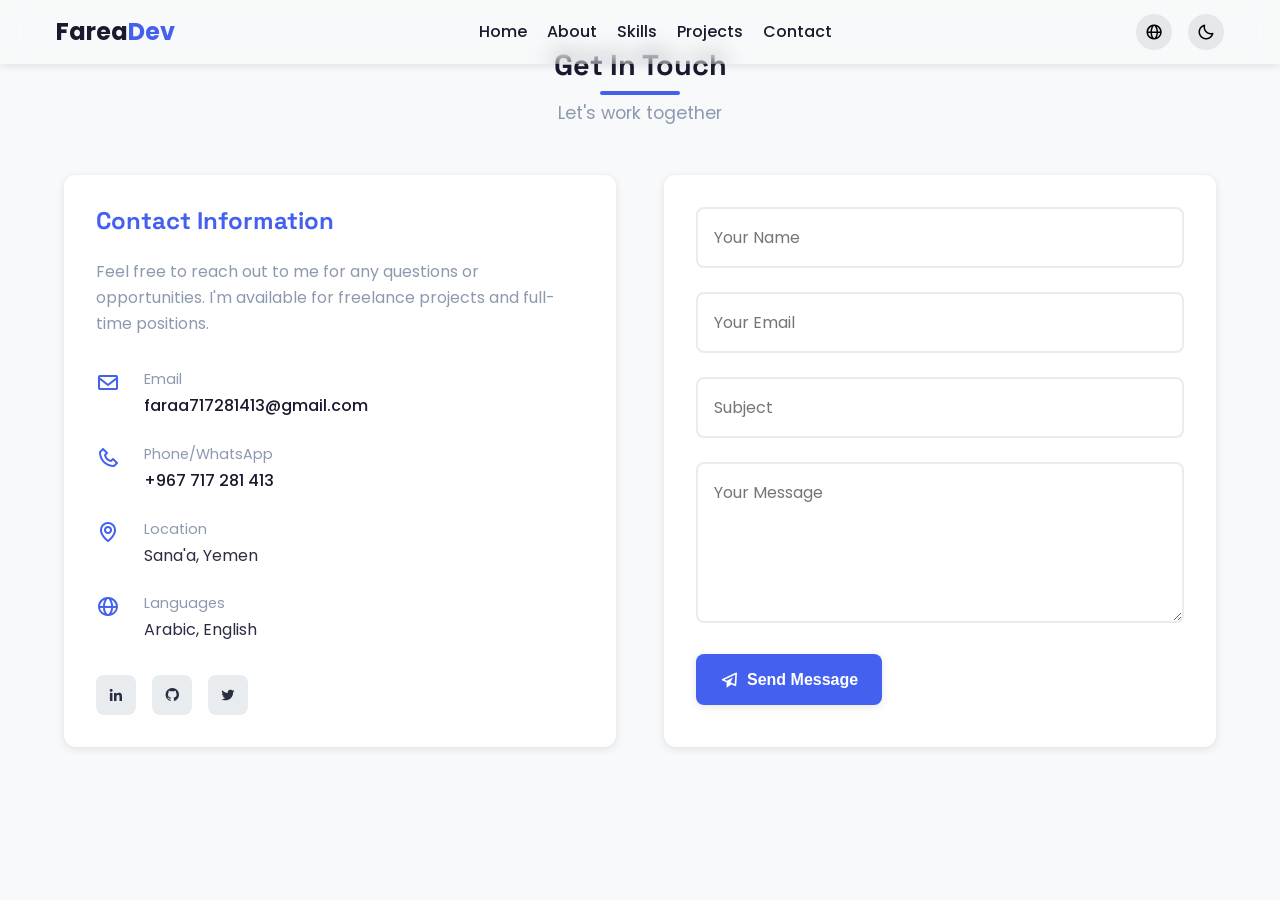
<file: html/contact.html>
<!DOCTYPE html>
<html lang="en" dir="ltr">

<head>
    <meta charset="UTF-8">
    <meta name="viewport" content="width=device-width, initial-scale=1.0">
    <title>Farea AL-Dhela'a | Full-Stack Developer</title>

    <!-- Boxicons CSS -->
    <link href='https://unpkg.com/boxicons@2.1.4/css/boxicons.min.css' rel='stylesheet'>
    <!-- Google Fonts -->
    <link
        href="https://fonts.googleapis.com/css2?family=Poppins:wght@300;400;500;600;700&family=Space+Grotesk:wght@400;500;600;700&display=swap"
        rel="stylesheet">
    <link rel="stylesheet" href="../css/styles.css">
</head>

<body>
    <nav class="navbar">
        <div class="container">
            <a href="index.html" class="header-logo" id="logo-name">Farea<span>Dev</span></a>
            <ul class="nav-links" id="nav-links">
                <li><a href="../index.html" data-translate="nav.home">Home</a></li>
                <li><a href="../html/about.html" data-translate="nav.about">About</a></li>
                <li><a href="../html/skills.html" data-translate="nav.skills">Skills</a></li>
                <li><a href="../html/projects.html" data-translate="nav.projects">Projects</a></li>
                <li><a href="../html/contact.html" data-translate="nav.contact">Contact</a></li>
            </ul>
            <div class="nav-actions">
                <div class="language-dropdown">
                    <button id="lang-btn" class="icon-btn" onclick="toggleLangMenu()">
                        <i class='bx bx-globe'></i>
                    </button>
                    <ul id="lang-menu" class="lang-menu">
                        <li onclick="switchLanguage('en')">English</li>
                        <li onclick="switchLanguage('ar')">العربية</li>
                    </ul>
                </div>

                <button id="theme-toggle" class="icon-btn">
                    <i class='bx bx-sun sun-icon'></i>
                    <i class='bx bx-moon moon-icon'></i>
                </button>

                <button class="mobile-menu-btn" id="menu-btn" onclick="toggleMobileMenu()">
                    <span></span>
                    <span></span>
                    <span></span>
                </button>
            </div>
        </div>
    </nav>

    <!-- Contact Section -->
    <section id="contact" class="section contact">
        <div class="container">
            <div class="section-header">
                <h2 class="section-title" data-translate="contact.title">Get In Touch</h2>
                <p class="section-subtitle" data-translate="contact.subtitle">Let's work together</p>
            </div>
            <div class="contact-grid">
                <div class="contact-info">
                    <h3 class="contact-title" data-translate="contact.infoTitle">Contact Information</h3>
                    <p class="contact-text" data-translate="contact.infoText">Feel free to reach out to me for any
                        questions or opportunities. I'm available for freelance projects and full-time positions.</p>
                    <div class="contact-details">
                        <div class="contact-item">
                            <i class='bx bx-envelope'></i>
                            <div>
                                <span data-translate="contact.email">Email</span>
                                <a href="mailto:faraa717281413@gmail.com">faraa717281413@gmail.com</a>
                            </div>
                        </div>
                        <div class="contact-item">
                            <i class='bx bx-phone'></i>
                            <div>
                                <span data-translate="contact.phone">Phone/WhatsApp</span>
                                <a href="https://wa.me/967717281413">+967 717 281 413</a>
                            </div>
                        </div>
                        <div class="contact-item">
                            <i class='bx bx-map'></i>
                            <div>
                                <span data-translate="contact.location">Location</span>
                                <p>Sana'a, Yemen</p>
                            </div>
                        </div>
                        <div class="contact-item">
                            <i class='bx bx-globe'></i>
                            <div>
                                <span data-translate="contact.languages">Languages</span>
                                <p>Arabic, English</p>
                            </div>
                        </div>
                    </div>
                    <div class="social-links">
                        <a href="https://www.linkedin.com/in/farea-al-dhela-a-9624b431a" target="_blank"
                            aria-label="LinkedIn">
                            <i class='bx bxl-linkedin'></i>
                        </a>
                        <a href="https://github.com/CS2487" target="_blank" aria-label="GitHub">
                            <i class='bx bxl-github'></i>
                        </a>
                        <a href="https://x.com/farea_aldhelaa" target="_blank" aria-label="Twitter">
                            <i class='bx bxl-twitter'></i>
                        </a>
                    </div>
                </div>
                <form id="contact-form" class="contact-form">
                    <div class="form-group">
                        <input type="text" id="name" name="name" placeholder="Your Name" required
                            data-translate-placeholder="contact.namePlaceholder">
                    </div>
                    <div class="form-group">
                        <input type="email" id="email" name="email" placeholder="Your Email" required
                            data-translate-placeholder="contact.emailPlaceholder">
                    </div>
                    <div class="form-group">
                        <input type="text" id="subject" name="subject" placeholder="Subject" required
                            data-translate-placeholder="contact.subjectPlaceholder">
                    </div>
                    <div class="form-group">
                        <textarea id="message" name="message" placeholder="Your Message" rows="5" required
                            data-translate-placeholder="contact.messagePlaceholder"></textarea>
                    </div>
                    <button type="submit" class="btn btn-primary">
                        <i class='bx bx-paper-plane'></i> <span data-translate="contact.send">Send Message</span>
                    </button>
                </form>
            </div>
        </div>
    </section>

    <script src="../js/script.js"></script>
</body>

</html>
</file>
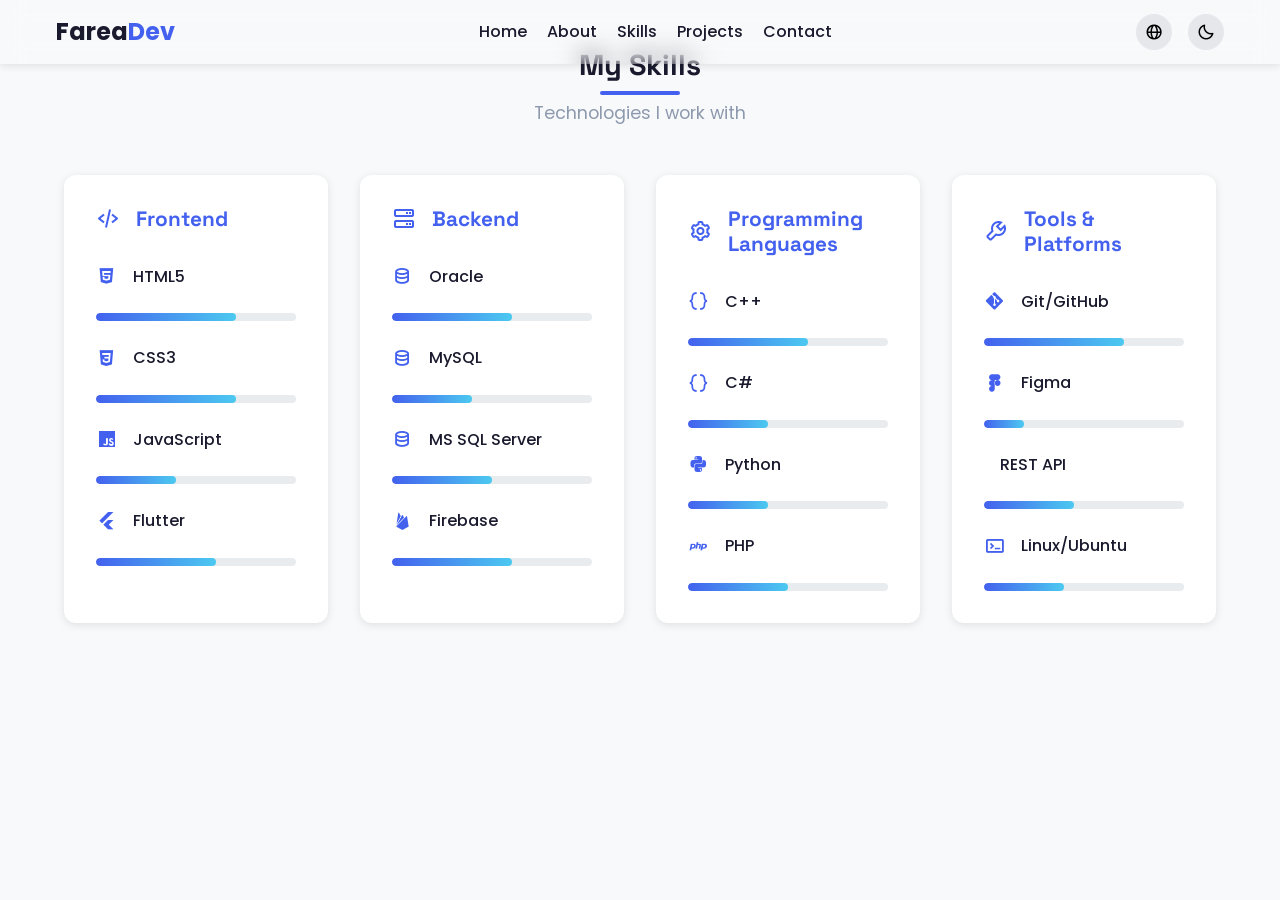
<file: html/skills.html>
<!DOCTYPE html>
<html lang="en" dir="ltr">

<head>
    <meta charset="UTF-8">
    <meta name="viewport" content="width=device-width, initial-scale=1.0">
    <title>Farea AL-Dhela'a | Full-Stack Developer</title>

    <!-- Boxicons CSS -->
    <link href='https://unpkg.com/boxicons@2.1.4/css/boxicons.min.css' rel='stylesheet'>
    <!-- Google Fonts -->
    <link
        href="https://fonts.googleapis.com/css2?family=Poppins:wght@300;400;500;600;700&family=Space+Grotesk:wght@400;500;600;700&display=swap"
        rel="stylesheet">
    <link rel="stylesheet" href="../css/styles.css">
</head>

<body>
    <nav class="navbar">
        <div class="container">
            <a href="index.html" class="header-logo" id="logo-name">Farea<span>Dev</span></a>
            <ul class="nav-links" id="nav-links">
                <li><a href="../index.html" data-translate="nav.home">Home</a></li>
                <li><a href="../html/about.html" data-translate="nav.about">About</a></li>
                <li><a href="../html/skills.html" data-translate="nav.skills">Skills</a></li>
                <li><a href="../html/projects.html" data-translate="nav.projects">Projects</a></li>
                <li><a href="../html/contact.html" data-translate="nav.contact">Contact</a></li>
            </ul>
            <div class="nav-actions">
                <div class="language-dropdown">
                    <button id="lang-btn" class="icon-btn" onclick="toggleLangMenu()">
                        <i class='bx bx-globe'></i>
                    </button>
                    <ul id="lang-menu" class="lang-menu">
                        <li onclick="switchLanguage('en')">English</li>
                        <li onclick="switchLanguage('ar')">العربية</li>
                    </ul>
                </div>

                <button id="theme-toggle" class="icon-btn">
                    <i class='bx bx-sun sun-icon'></i>
                    <i class='bx bx-moon moon-icon'></i>
                </button>

                <button class="mobile-menu-btn" id="menu-btn" onclick="toggleMobileMenu()">
                    <span></span>
                    <span></span>
                    <span></span>
                </button>
            </div>
        </div>
    </nav>

    <!-- Skills Section -->
    <section id="skills" class="section skills">
        <div class="container">
            <div class="section-header">
                <h2 class="section-title" data-translate="skills.title">My Skills</h2>
                <p class="section-subtitle" data-translate="skills.subtitle">Technologies I work with</p>
            </div>
            <div class="skills-grid">
                <div class="skill-category">
                    <h3 class="category-title">
                        <i class='bx bx-code-alt'></i>
                        Frontend
                    </h3>
                    <div class="skill-items">
                        <div class="skill-item">
                            <div class="skill-info">
                                <i class='bx bxl-html5'></i>
                                <span>HTML5</span>
                            </div>
                            <div class="skill-progress">
                                <div class="progress-bar" style="width: 70%"></div>
                            </div>
                        </div>
                        <div class="skill-item">
                            <div class="skill-info">
                                <i class='bx bxl-css3'></i>
                                <span>CSS3</span>
                            </div>
                            <div class="skill-progress">
                                <div class="progress-bar" style="width: 70%"></div>
                            </div>
                        </div>
                        <div class="skill-item">
                            <div class="skill-info">
                                <i class='bx bxl-javascript'></i>
                                <span>JavaScript</span>
                            </div>
                            <div class="skill-progress">
                                <div class="progress-bar" style="width: 40%"></div>
                            </div>
                        </div>
                        <div class="skill-item">
                            <div class="skill-info">
                                <i class='bx bxl-flutter'></i>
                                <span>Flutter</span>
                            </div>
                            <div class="skill-progress">
                                <div class="progress-bar" style="width: 60%"></div>
                            </div>
                        </div>
                    </div>
                </div>

                <div class="skill-category">
                    <h3 class="category-title">
                        <i class='bx bx-server'></i>
                        Backend
                    </h3>
                    <div class="skill-items">
                        <div class="skill-item">
                            <div class="skill-info">
                                <i class='bx bx-data'></i>
                                <span>Oracle</span>
                            </div>
                            <div class="skill-progress">
                                <div class="progress-bar" style="width: 60%"></div>
                            </div>
                        </div>
                        <div class="skill-item">
                            <div class="skill-info">
                                <i class='bx bx-data'></i>
                                <span>MySQL</span>
                            </div>
                            <div class="skill-progress">
                                <div class="progress-bar" style="width: 40%"></div>
                            </div>
                        </div>
                        <div class="skill-item">
                            <div class="skill-info">
                                <i class='bx bx-data'></i>
                                <span>MS SQL Server</span>
                            </div>
                            <div class="skill-progress">
                                <div class="progress-bar" style="width: 50%"></div>
                            </div>
                        </div>
                        <div class="skill-item">
                            <div class="skill-info">
                                <i class='bx bxl-firebase'></i>
                                <span>Firebase</span>
                            </div>
                            <div class="skill-progress">
                                <div class="progress-bar" style="width: 60%"></div>
                            </div>
                        </div>
                    </div>
                </div>

                <div class="skill-category">
                    <h3 class="category-title">
                        <i class='bx bx-cog'></i>
                        Programming Languages
                    </h3>
                    <div class="skill-items">
                        <div class="skill-item">
                            <div class="skill-info">
                                <i class='bx bx-code-curly'></i>
                                <span>C++</span>
                            </div>
                            <div class="skill-progress">
                                <div class="progress-bar" style="width: 60%"></div>
                            </div>
                        </div>
                        <div class="skill-item">
                            <div class="skill-info">
                                <i class='bx bx-code-curly'></i>
                                <span>C#</span>
                            </div>
                            <div class="skill-progress">
                                <div class="progress-bar" style="width: 40%"></div>
                            </div>
                        </div>
                        <div class="skill-item">
                            <div class="skill-info">
                                <i class='bx bxl-python'></i>
                                <span>Python</span>
                            </div>
                            <div class="skill-progress">
                                <div class="progress-bar" style="width: 40%"></div>
                            </div>
                        </div>
                        <div class="skill-item">
                            <div class="skill-info">
                                <i class='bx bxl-php'></i>
                                <span>PHP</span>
                            </div>
                            <div class="skill-progress">
                                <div class="progress-bar" style="width: 50%"></div>
                            </div>
                        </div>
                    </div>
                </div>

                <div class="skill-category">
                    <h3 class="category-title">
                        <i class='bx bx-wrench'></i>
                        Tools & Platforms
                    </h3>
                    <div class="skill-items">
                        <div class="skill-item">
                            <div class="skill-info">
                                <i class='bx bxl-git'></i>
                                <span>Git/GitHub</span>
                            </div>
                            <div class="skill-progress">
                                <div class="progress-bar" style="width: 70%"></div>
                            </div>
                        </div>
                        <div class="skill-item">
                            <div class="skill-info">
                                <i class='bx bxl-figma'></i>
                                <span>Figma</span>
                            </div>
                            <div class="skill-progress">
                                <div class="progress-bar" style="width: 20%"></div>
                            </div>
                        </div>
                        <div class="skill-item">
                            <div class="skill-info">
                                <i class='bx bx-api'></i>
                                <span>REST API</span>
                            </div>
                            <div class="skill-progress">
                                <div class="progress-bar" style="width: 45%"></div>
                            </div>
                        </div>
                        <div class="skill-item">
                            <div class="skill-info">
                                <i class='bx bx-terminal'></i>
                                <span>Linux/Ubuntu</span>
                            </div>
                            <div class="skill-progress">
                                <div class="progress-bar" style="width: 40%"></div>
                            </div>
                        </div>
                    </div>
                </div>
            </div>
        </div>
    </section>


    <script src="../js/script.js"></script>
</body>

</html>
</file>
<file: css/styles.css>
:root {
    /* Colors */
    --primary-color: #4361ee;
    --primary-light: #4cc9f0;
    --primary-dark: #3a0ca3;

    --text-color: #2b2d42;
    --text-light: #8d99ae;
    --text-dark: #1a1a2e;
    --bg-color: #f8f9fa;
    --bg-light: #ffffff;
    --bg-dark: #121212;
    --card-bg: #ffffff;
    --card-shadow: 0 10px 30px rgba(0, 0, 0, 0.08);
    --border-color: #e9ecef;


    /* Typography */
    --font-primary: 'Poppins', sans-serif;
    --font-secondary: 'Space Grotesk', sans-serif;

    /* Spacing */
    --space-xs: 0.5rem;
    --space-sm: 1rem;
    --space-md: 1.5rem;
    --space-lg: 2rem;
    --space-xl: 3rem;

    /* Border radius */
    --radius-sm: 8px;
    --radius-md: 12px;
    --radius-lg: 16px;
    --radius-full: 50%;

    /* Transition */
    --transition: all 0.3s ease;
    --transition-slow: all 0.5s ease;

    /* Shadows */
    --shadow-sm: 0 2px 8px rgba(0, 0, 0, 0.1);
    --shadow-md: 0 4px 12px rgba(0, 0, 0, 0.1);
    --shadow-lg: 0 8px 24px rgba(0, 0, 0, 0.1);
}

/* Dark Mode */
.dark-mode {
    --primary-color: #4cc9f0;
    --primary-light: #4895ef;
    --primary-dark: #4361ee;

    --text-color: #f8f9fa;
    --text-light: #adb5bd;
    --text-dark: #e9ecef;
    --bg-color: #121212;
    --bg-light: #1e1e1e;
    --bg-dark: #0a0a0a;
    --card-bg: #1e1e1e;
    --card-shadow: 0 10px 30px rgba(0, 0, 0, 0.2);
    --border-color: #2d2d2d;
}

/* Base Styles */
* {
    margin: 0;
    padding: 0;
    box-sizing: border-box;
}

html {
    scroll-behavior: smooth;
}

body {
    font-family: var(--font-primary);
    background-color: var(--bg-color);
    color: var(--text-color);
    line-height: 1.6;
    transition: var(--transition);
    overflow-x: hidden;
    text-rendering: optimizeLegibility;
    -webkit-font-smoothing: antialiased;
}

h1,
h2,
h3,
h4,
h5,
h6 {
    font-family: var(--font-secondary);
    font-weight: 700;
    line-height: 1.2;
    color: var(--text-dark);
}

.dark-mode h1,
.dark-mode h2,
.dark-mode h3,
.dark-mode h4,
.dark-mode h5,
.dark-mode h6 {
    color: var(--text-dark);
}

a {
    text-decoration: none;
    color: inherit;
    transition: var(--transition);
}

img {
    max-width: 100%;
    height: auto;
    display: block;
}

ul {
    list-style: none;
}

/* Container */
.container {
    max-width: 1200px;
    margin: 0 auto;
    padding: 0 var(--space-md);
}

/* Section */
.section {
    padding: var(--space-xl) 0;
}

.section-header {
    margin-bottom: var(--space-xl);
    text-align: center;
}

.section-title {
    font-size: 2.5rem;
    margin-bottom: var(--space-sm);
    position: relative;
    display: inline-block;
}

.section-title::after {
    content: '';
    position: absolute;
    bottom: -12px;
    left: 50%;
    transform: translateX(-50%);
    width: 80px;
    height: 4px;
    background: var(--primary-color);
    border-radius: 2px;
}

.section-subtitle {
    color: var(--text-light);
    font-size: 1.1rem;
    max-width: 600px;
    margin: 0 auto;
}

/* Utility Classes */
.text-center {
    text-align: center;
}

.text-left {
    text-align: left;
}

.text-right {
    text-align: right;
}

.mb-1 {
    margin-bottom: var(--space-xs);
}

.mb-2 {
    margin-bottom: var(--space-sm);
}

.mb-3 {
    margin-bottom: var(--space-md);
}

.mb-4 {
    margin-bottom: var(--space-lg);
}

.mt-1 {
    margin-top: var(--space-xs);
}

.mt-2 {
    margin-top: var(--space-sm);
}

.mt-3 {
    margin-top: var(--space-md);
}

.mt-4 {
    margin-top: var(--space-lg);
}

/* Buttons */
.btn {
    display: inline-flex;
    align-items: center;
    justify-content: center;
    gap: var(--space-xs);
    padding: var(--space-sm) var(--space-md);
    border-radius: var(--radius-sm);
    font-weight: 600;
    cursor: pointer;
    transition: var(--transition);
    border: none;
    font-size: 1rem;
    white-space: nowrap;
}

.btn i {
    font-size: 1.2rem;
}

.btn-primary {
    background: var(--primary-color);
    color: white;
    box-shadow: var(--shadow-sm);
}

.btn-primary:hover {
    background: var(--primary-dark);
    transform: translateY(-3px);
    box-shadow: var(--shadow-md);
}

.btn-outline {
    background: transparent;
    color: var(--primary-color);
    border: 2px solid var(--primary-color);
}

.btn-outline:hover {
    background: var(--primary-color);
    color: white;
    transform: translateY(-3px);
    box-shadow: var(--shadow-sm);
}

.btn-small {
    padding: 0.4rem 0.8rem;
    font-size: 0.9rem;
}

/* Cards */
.card {
    background: var(--card-bg);
    border-radius: var(--radius-md);
    box-shadow: var(--card-shadow);
    padding: var(--space-lg);
    transition: var(--transition);
}

.card:hover {
    transform: translateY(-5px);
    box-shadow: var(--shadow-lg);
}

/* Forms */
.form-group {
    margin-bottom: var(--space-md);
}

.form-group input,
.form-group textarea {
    width: 100%;
    padding: var(--space-sm);
    border: 2px solid var(--border-color);
    border-radius: var(--radius-sm);
    font-family: var(--font-primary);
    font-size: 1rem;
    background: var(--bg-light);
    color: var(--text-color);
    transition: var(--transition);
}

.form-group input:focus,
.form-group textarea:focus {
    outline: none;
    border-color: var(--primary-color);
    box-shadow: 0 0 0 3px rgba(67, 97, 238, 0.1);
}

.form-group textarea {
    resize: vertical;
    min-height: 120px;
}

/* Lists */
.dash-list li {
    position: relative;
    padding-left: 1.5rem;
    color: var(--text-light);
    transition: var(--transition);
    padding-left: clamp(0.8rem, 2vw, 1.5rem);
}

.dash-list li::before {
    content: "➤";
    position: absolute;
    left: 0;
    color: var(--primary-color);
    transition: transform 0.3s;
}

.dash-list li:hover::before {
    transform: translateX(3px);
}

/* RTL Support for dash-list */
[lang="ar"] .dash-list li,
[dir="rtl"] .dash-list li {
    padding-left: 0;
    padding-right: 1.5rem;
    padding-right: clamp(0.8rem, 2vw, 1.5rem);
}

[lang="ar"] .dash-list li::before,
[dir="rtl"] .dash-list li::before {
    left: auto;
    right: 0;
    transform: scaleX(-1);
}

[lang="ar"] .dash-list li:hover::before,
[dir="rtl"] .dash-list li:hover::before {
    transform: translateX(-3px) scaleX(-1);
}

/* Icon Buttons */
.icon-btn {
    width: 36px;
    height: 36px;
    background-color: #e5e7eb;
    border: none;
    border-radius: 50%;
    display: flex;
    align-items: center;
    justify-content: center;
    font-size: 18px;
    cursor: pointer;
    transition: background-color 0.3s;
}

.icon-btn:hover {
    background-color: #d1d5db;
}

.dark-mode .icon-btn {
    background-color: #374151;
    color: #f9fafb;
}

.dark-mode .icon-btn:hover {
    background-color: #4b5563;
}

/* Theme Icons */
.sun-icon {
    display: none;
}

.dark-mode .sun-icon {
    display: block;
}

.dark-mode .moon-icon {
    display: none;
}

/* Back to Top Button */
.back-to-top {
    position: fixed;
    bottom: var(--space-md);
    right: var(--space-md);
    width: 50px;
    height: 50px;
    background: var(--primary-color);
    color: white;
    border-radius: var(--radius-full);
    display: flex;
    align-items: center;
    justify-content: center;
    font-size: 1.5rem;
    box-shadow: var(--shadow-md);
    opacity: 0;
    visibility: hidden;
    transition: var(--transition);
    z-index: 999;
}

.back-to-top.show {
    opacity: 1;
    visibility: visible;
}

.back-to-top:hover {
    background: var(--primary-dark);
    transform: translateY(-5px);
}

/* Progress Bars */
.skill-progress {
    background: var(--border-color);
    height: 8px;
    border-radius: var(--radius-sm);
    overflow: hidden;
    margin-top: var(--space-xs);
}

.progress-bar {
    height: 100%;
    background: linear-gradient(90deg, var(--primary-color), var(--primary-light));
    border-radius: var(--radius-sm);
    transition: width 1s ease-in-out;
}

/* Social Links */
.social-links {
    display: flex;
    gap: var(--space-sm);
    margin-top: var(--space-md);
}

.social-links a {
    width: 40px;
    height: 40px;
    background: var(--border-color);
    color: var(--text-color);
    border-radius: var(--radius-sm);
    display: flex;
    align-items: center;
    justify-content: center;
    transition: var(--transition);
}

.social-links a:hover {
    background: var(--primary-color);
    color: white;
    transform: translateY(-3px);
}

/* Mobile Menu Button */
.mobile-menu-btn {
    display: none;
    flex-direction: column;
    gap: 4px;
    background: none;
    border: none;
    cursor: pointer;
    padding: var(--space-xs);
}

.mobile-menu-btn span {
    width: 25px;
    height: 3px;
    background: var(--text-color);
    border-radius: 2px;
    transition: var(--transition);
}

.mobile-menu-btn.active span:nth-child(1) {
    transform: rotate(45deg) translate(5px, 5px);
}

.mobile-menu-btn.active span:nth-child(2) {
    opacity: 0;
}

.mobile-menu-btn.active span:nth-child(3) {
    transform: rotate(-45deg) translate(7px, -6px);
}

/* Navbar Styles */
.navbar {
    position: fixed;
    top: 0;
    width: 100%;
    z-index: 1000;
    background-color: rgba(var(--bg-light), 0.8);
    backdrop-filter: blur(12px);
    box-shadow: var(--shadow-sm);
    transition: var(--transition);
}

.dark-mode .navbar {
    background-color: rgba(var(--bg-dark), 0.8);
}

.navbar .container {
    max-width: 1200px;
    margin: 0 auto;
    padding: 0 16px;
    height: 64px;
    display: flex;
    align-items: center;
    justify-content: space-between;
}

/* Header Logo */
.header-logo {
    font-size: 1.5rem;
    font-weight: 700;
    color: var(--text-dark);
    text-decoration: none;
}

.header-logo span {
    color: var(--primary-color);
}

.dark-mode .header-logo {
    color: white;
}

.dark-mode .header-logo span {
    color: var(--primary-color);
}

/* Nav Links */
.nav-links {
    display: flex;
    gap: 20px;
    list-style: none;
}

.nav-links a {
    text-decoration: none;
    color: var(--text-dark);
    font-weight: 500;
    position: relative;
    padding-bottom: 4px;
    transition: color 0.3s;
}

.nav-links a::after {
    content: "";
    position: absolute;
    height: 2px;
    width: 0;
    bottom: 0;
    left: 0;
    background-color: var(--primary-color);
    transition: width 0.3s ease-in-out;
}

.nav-links a:hover::after,
.nav-links a.active::after {
    width: 100%;
}

.dark-mode .nav-links a {
    color: var(--text-color);
}

.nav-actions {
    display: flex;
    align-items: center;
    gap: 1rem;
}

/* Hero Section */
.hero {
    min-height: 100vh;
    display: flex;
    align-items: center;
    padding-top: 120px;
    position: relative;
    overflow: hidden;
}

.hero::before {
    content: '';
    position: absolute;
    top: -50%;
    right: -50%;
    width: 100%;
    height: 100%;
    background: radial-gradient(circle at center, var(--primary-light), transparent 70%);
    opacity: 0.15;
    z-index: 0;
    border-radius: 50%;
}

.hero-content {
    display: grid;
    grid-template-columns: 1fr 1fr;
    align-items: center;
    gap: var(--space-xl);
    position: relative;
    z-index: 1;
}

.hero-text {
    max-width: 600px;
}

.hero-subtitle {
    font-size: 1.2rem;
    color: var(--primary-color);
    margin-bottom: var(--space-sm);
    font-weight: 500;
    opacity: 0;
    animation: fadeInUp 1s ease 0.2s forwards;
}

.hero-title {
    font-size: 3.5rem;
    margin-bottom: var(--space-sm);
    line-height: 1.1;
    background: linear-gradient(to right, var(--text-dark), var(--primary-color));
    -webkit-background-clip: text;
    background-clip: text;
    color: transparent;
    opacity: 0;
    animation: fadeInUp 1s ease forwards;
}

.dark-mode .hero-title {
    background: linear-gradient(to right, var(--text-color), var(--primary-light));
    -webkit-background-clip: text;
    background-clip: text;
}

.hero-description {
    font-size: 1.1rem;
    color: var(--text-light);
    margin-bottom: var(--space-lg);
    opacity: 0;
    animation: fadeInUp 1s ease 0.4s forwards;
}

.hero-cta {
    display: flex;
    gap: var(--space-md);
    margin-bottom: var(--space-xl);
    opacity: 0;
    animation: fadeInUp 1s ease 0.6s forwards;
}

.hero-social {
    display: flex;
    gap: var(--space-md);
    opacity: 0;
    animation: fadeInUp 1s ease 0.8s forwards;
}

.hero-social a {
    display: flex;
    align-items: center;
    justify-content: center;
    width: 40px;
    height: 40px;
    background: var(--card-bg);
    border-radius: var(--radius-full);
    color: var(--primary-color);
    font-size: 1.3rem;
    box-shadow: var(--shadow-sm);
    transition: var(--transition);
}

.hero-social a:hover {
    background: var(--primary-color);
    color: white;
    transform: translateY(-5px);
}

/* Language Dropdown */
.language-dropdown {
    position: relative;

}

.lang-menu {
    display: none;
    position: absolute;
    top: 42px;
    right: 0;
    background-color: white;
    border: 1px solid #ddd;
    border-radius: 6px;
    box-shadow: 0 2px 6px rgba(0, 0, 0, 0.1);
    min-width: 120px;
    list-style: none;
    z-index: 100;
}

.lang-menu li {
    padding: 8px 15px;
    font-size: 14px;
    cursor: pointer;
}

.lang-menu li:hover {
    background-color: #f3f4f6;
}

.lang-menu.show {
    display: block;
}

.dark-mode .lang-menu {
    background-color: #2c2c2c;
    color: white;
    border-color: #444;
}

/* Hero Image */
.hero-image {
    position: relative;
    display: flex;
    justify-content: center;
    order: 1;
    margin: 0 auto;
    max-width: 350px;
}

.image-wrapper {
    position: relative;
    width: 100%;
    max-width: 400px;
}

.profile-image {
    width: 100%;
    height: auto;
    border-radius: var(--radius-md);
    box-shadow: var(--shadow-lg);
    display: block;
    /* للتأكد من عدم وجود مسافات غير مرغوب بها */
}

/* Footer */
.footer {
    background: var(--bg-dark);
    color: white;
    padding: var(--space-xl) 0 0;
    margin-top: var(--space-xl);
}

.footer-content {
    display: grid;
    grid-template-columns: 1fr 2fr;
    gap: var(--space-xl);
    margin-bottom: var(--space-xl);
}

.footer-brand {
    text-align: center;
}

.footer-logo {
    font-size: 2rem;
    font-weight: 700;
    color: white;
    text-decoration: none;
}

.footer-logo span {
    color: var(--primary-color);
}

.footer-text {
    color: var(--text-light);
    margin-top: var(--space-sm);
}

.footer-links {

    display: grid;
    grid-template-columns: 1fr 1fr;
    gap: var(--space-xl);


}

.footer-column h4 {
    color: white;
    display: flex;
    flex-direction: column;
    gap: var(--space-md);

    /*margin-bottom: var(--space-sm);*/
}

.footer-column ul {
    list-style: none;
}

.footer-column ul li {
    margin-bottom: var(--space-xs);
}

.footer-column ul li a {
    color: var(--text-light);
    transition: var(--transition);
}

.footer-column ul li a:hover {
    color: var(--primary-color);
}

.footer-bottom {
    padding: var(--space-md) 0;
    border-top: 1px solid rgba(255, 255, 255, 0.1);
    display: flex;
    justify-content: space-between;
    align-items: center;



}

.footer-social {
    display: flex;
    gap: var(--space-sm);
}

.footer-social a {
    display: flex;
    align-items: center;
    justify-content: center;
    width: 40px;
    height: 40px;
    background: #2c2c2c;
    color: white;
    border-radius: var(--radius-sm);
    transition: var(--transition);
}

.footer-social a:hover {
    background: var(--primary-color);
    transform: translateY(-3px);
}


/* About Section */
.about-grid {
    display: grid;
    grid-template-columns: 1fr 2fr;
    gap: var(--space-xl);
    align-items: center;
}

.about-image {
    display: flex;
    justify-content: center;
}

.about-img {
    width: 100%;
    max-width: 400px;
    border-radius: var(--radius-md);
    box-shadow: var(--shadow-lg);
}

.about-content {
    max-width: 600px;
}

.about-title {
    font-size: 1.8rem;
    margin-bottom: var(--space-md);
    color: var(--primary-color);
}

.about-text {
    color: var(--text-light);
    margin-bottom: var(--space-lg);
    font-size: 1.1rem;
    line-height: 1.7;
}

.about-info {
    display: flex;
    flex-direction: column;
    gap: var(--space-md);
}

.info-item {
    display: flex;
    align-items: flex-start;
    gap: var(--space-md);
}

.info-item i {
    font-size: 1.5rem;
    color: var(--primary-color);
    margin-top: 3px;
}

.info-item span {
    display: block;
    font-size: 0.9rem;
    color: var(--text-light);
    margin-bottom: 2px;
}

.info-item a {
    font-weight: 500;
    color: var(--text-dark);
}

.dark-mode .info-item a {
    color: var(--text-color);
}

/* Skills Section */
.skills-grid {
    display: grid;
    grid-template-columns: repeat(4, 1fr);
    gap: var(--space-lg);
}

.skill-category {
    background: var(--card-bg);
    padding: var(--space-lg);
    border-radius: var(--radius-md);
    box-shadow: var(--shadow-sm);
    transition: var(--transition);
}

.skill-category:hover {
    transform: translateY(-5px);
    box-shadow: var(--shadow-lg);
}

.category-title {
    display: flex;
    align-items: center;
    gap: var(--space-sm);
    font-size: 1.3rem;
    margin-bottom: var(--space-lg);
    color: var(--primary-color);
}

.category-title i {
    font-size: 1.5rem;
}

.skill-items {
    display: flex;
    flex-direction: column;
    gap: var(--space-md);
}

.skill-item {
    display: flex;
    flex-direction: column;
    gap: var(--space-xs);
}

.skill-info {
    display: flex;
    align-items: center;
    gap: var(--space-sm);
    margin-bottom: var(--space-xs);
}

.skill-info i {
    font-size: 1.3rem;
    color: var(--primary-color);
}

.skill-info span {
    font-weight: 500;
    color: var(--text-dark);
}

.dark-mode .skill-info span {
    color: var(--text-color);
}

/* Projects Section */
.projects-grid {
    display: grid;
    grid-template-columns: repeat(auto-fit, minmax(350px, 1fr));
    gap: var(--space-lg);
}

.project-card {
    background: var(--card-bg);
    border-radius: var(--radius-md);
    overflow: hidden;
    box-shadow: var(--shadow-sm);
    transition: var(--transition);
}

.project-card:hover {
    transform: translateY(-10px);
    box-shadow: var(--shadow-lg);
}

/* Lazy Loading Styles */
.lazy {
    opacity: 0;
    transition: opacity 0.5s ease-in-out;
}

.lazy.loaded {
    opacity: 1;
}

.project-image {
    position: relative;
    overflow: hidden;
    height: 250px;
    width: 100%;
    display: flex;
    align-items: center;
    justify-content: center;
    background-color: #f5f5f5;
    /* Background for light mode */
}

.dark-mode .project-image {
    background-color: #2a2a2a;
    /* Background for dark mode */
}

.project-image img {
    width: 100%;
    height: 100%;
    object-fit: cover;
    transition: transform 0.5s ease;
}

.project-card:hover .project-image img {
    transform: scale(1.1);
}

.project-links {
    position: absolute;
    inset: 0;
    background: rgba(0, 0, 0, 0.6);
    display: flex;
    align-items: center;
    justify-content: center;
    gap: var(--space-sm);
    opacity: 0;
    transition: all 0.3s ease;
    backdrop-filter: blur(4px);
}

.project-card:hover .project-links {
    opacity: 1;
}

.project-links .btn {
    padding: 10px 20px;
    font-size: 0.9rem;
    transform: translateY(20px);
    transition: all 0.3s ease;
}

.project-card:hover .project-links .btn {
    transform: translateY(0);
}

/* Stagger button animation */
.project-card:hover .project-links .btn:nth-child(1) {
    transition-delay: 0.1s;
}

.project-card:hover .project-links .btn:nth-child(2) {
    transition-delay: 0.2s;
}

.project-links .btn-primary {
    background: var(--primary-color);
    color: white;
    border: none;
}

.project-links .btn-outline {
    background: transparent;
    color: white;
    border: 2px solid white;
}

.project-links .btn:hover {
    transform: scale(1.05);
    background: white;
    color: var(--primary-color);
}

.project-content {
    padding: var(--space-lg);
}

.project-title {
    font-size: 1.3rem;
    margin-bottom: var(--space-xs);
}

.project-description {
    color: var(--text-light);
    margin-bottom: var(--space-md);
    font-size: 0.95rem;
}

.project-tech {
    display: flex;
    flex-wrap: wrap;
    gap: var(--space-xs);
}

.project-tech span {
    background: rgba(67, 97, 238, 0.1);
    color: var(--primary-color);
    padding: 0.3rem 0.8rem;
    border-radius: 20px;
    font-size: 0.8rem;
    font-weight: 500;
}

.section-footer {
    text-align: center;
    margin-top: var(--space-xl);
}

/* Timeline Section */
.timeline-grid {
    display: grid;
    grid-template-columns: 1fr 1fr;
    gap: var(--space-xl);
}

.timeline-column {
    position: relative;
}

.timeline-column::before {
    content: '';
    position: absolute;
    top: 0;
    left: 15px;
    height: 100%;
    width: 2px;
    background: var(--primary-color);
    opacity: 0.3;
}

.timeline-title {
    display: flex;
    align-items: center;
    gap: var(--space-sm);
    font-size: 1.5rem;
    margin-bottom: var(--space-lg);
    padding-left: var(--space-md);
    color: var(--primary-color);
}

.timeline-title i {
    font-size: 1.8rem;
}

.timeline-items {
    display: flex;
    flex-direction: column;
    gap: var(--space-xl);

}

.timeline-item {
    position: relative;
    padding-left: var(--space-md);
}

.timeline-item::before {
    content: '';
    position: absolute;
    top: 5px;
    left: 0;
    width: 16px;
    height: 16px;
    border-radius: var(--radius-full);
    background: var(--primary-color);
    border: 3px solid var(--bg-light);
}

.dark-mode .timeline-item::before {
    border-color: var(--bg-dark);
}

.timeline-date {
    font-size: 0.9rem;
    color: var(--primary-color);
    font-weight: 500;
    margin-bottom: var(--space-xs);
}

.timeline-heading {
    font-size: 1.2rem;
    margin-bottom: var(--space-xs);
}

.timeline-subheading {
    font-size: 1rem;
    color: var(--primary-color);
    margin-bottom: var(--space-xs);
    font-weight: 500;
}

.timeline-description {
    color: var(--text-light);
    font-size: 0.95rem;
}

/* Contact Section */
.contact-grid {
    display: grid;
    grid-template-columns: 1fr 1fr;
    gap: var(--space-xl);
}

.contact-info {
    background: var(--card-bg);
    padding: var(--space-lg);
    border-radius: var(--radius-md);
    box-shadow: var(--shadow-sm);
}

.contact-title {
    font-size: 1.5rem;
    margin-bottom: var(--space-md);
    color: var(--primary-color);
}

.contact-text {
    color: var(--text-light);
    margin-bottom: var(--space-lg);
}

.contact-details {
    display: flex;
    flex-direction: column;
    gap: var(--space-md);
    margin-bottom: var(--space-lg);
}

.contact-item {
    display: flex;
    align-items: flex-start;
    gap: var(--space-md);
}

.contact-item i {
    font-size: 1.5rem;
    color: var(--primary-color);
    margin-top: 3px;
}

.contact-item span {
    display: block;
    font-size: 0.9rem;
    color: var(--text-light);
    margin-bottom: 2px;
}

.contact-item a {
    font-weight: 500;
    color: var(--text-dark);
}

.dark-mode .contact-item a {
    color: var(--text-color);
}

.contact-form {
    background: var(--card-bg);
    padding: var(--space-lg);
    border-radius: var(--radius-md);
    box-shadow: var(--shadow-sm);
}

/* Animations */
@keyframes fadeInUp {
    from {
        opacity: 0;
        transform: translateY(30px);
    }

    to {
        opacity: 1;
        transform: translateY(0);
    }
}

@keyframes fadeInScale {
    from {
        opacity: 0;
        transform: scale(0.8);
    }

    to {
        opacity: 1;
        transform: scale(1);
    }
}

@keyframes rotate {
    from {
        transform: rotate(0deg);
    }

    to {
        transform: rotate(360deg);
    }
}

@keyframes pulse {

    0%,
    100% {
        transform: scale(1);
        opacity: 1;
    }

    50% {
        transform: scale(1.1);
        opacity: 0.7;
    }
}

@keyframes slideInLeft {
    from {
        opacity: 0;
        transform: translateX(-50px);
    }

    to {
        opacity: 1;
        transform: translateX(0);
    }
}

@keyframes slideInRight {
    from {
        opacity: 0;
        transform: translateX(50px);
    }

    to {
        opacity: 1;
        transform: translateX(0);
    }
}

@keyframes bounceIn {
    0% {
        opacity: 0;
        transform: scale(0.3);
    }

    50% {
        opacity: 1;
        transform: scale(1.05);
    }

    70% {
        transform: scale(0.9);
    }

    100% {
        opacity: 1;
        transform: scale(1);
    }
}

@keyframes float {

    0%,
    100% {
        transform: translateY(0px);
    }

    50% {
        transform: translateY(-10px);
    }
}

/* Animation Classes */
.fade-in-up {
    animation: fadeInUp 0.8s ease forwards;
}

.fade-in-scale {
    animation: fadeInScale 0.8s ease forwards;
}

.slide-in-left {
    animation: slideInLeft 0.8s ease forwards;
}

.slide-in-right {
    animation: slideInRight 0.8s ease forwards;
}

.bounce-in {
    animation: bounceIn 0.8s ease forwards;
}

.float {
    animation: float 3s ease-in-out infinite;
}

/* Hover Animations */
.hover-lift {
    transition: transform 0.3s ease;
}

.hover-lift:hover {
    transform: translateY(-5px);
}

.hover-scale {
    transition: transform 0.3s ease;
}

.hover-scale:hover {
    transform: scale(1.05);
}

.hover-rotate {
    transition: transform 0.3s ease;
}

.hover-rotate:hover {
    transform: rotate(5deg);
}

/* Loading Animations */
.loading-spinner {
    width: 40px;
    height: 40px;
    border: 4px solid var(--border-color);
    border-top: 4px solid var(--primary-color);
    border-radius: 50%;
    animation: spin 1s linear infinite;
}

@keyframes spin {
    0% {
        transform: rotate(0deg);
    }

    100% {
        transform: rotate(360deg);
    }
}

/* Text Animations */
.typing-effect {
    overflow: hidden;
    border-right: 2px solid var(--primary-color);
    white-space: nowrap;
    animation: typing 3s steps(40, end), blink-caret 0.75s step-end infinite;
}

@keyframes typing {
    from {
        width: 0;
    }

    to {
        width: 100%;
    }
}

@keyframes blink-caret {

    from,
    to {
        border-color: transparent;
    }

    50% {
        border-color: var(--primary-color);
    }
}

/* Scroll Animations */
.scroll-reveal {
    opacity: 0;
    transform: translateY(50px);
    transition: all 0.8s ease;
}

.scroll-reveal.revealed {
    opacity: 1;
    transform: translateY(0);
}

/* Stagger Animation */
.stagger-item {
    opacity: 0;
    transform: translateY(30px);
    transition: all 0.6s ease;
}

.stagger-item.animate {
    opacity: 1;
    transform: translateY(0);
}

.stagger-item:nth-child(1) {
    transition-delay: 0.1s;
}

.stagger-item:nth-child(2) {
    transition-delay: 0.2s;
}

.stagger-item:nth-child(3) {
    transition-delay: 0.3s;
}

.stagger-item:nth-child(4) {
    transition-delay: 0.4s;
}

.stagger-item:nth-child(5) {
    transition-delay: 0.5s;
}

.stagger-item:nth-child(6) {
    transition-delay: 0.6s;
}

/* Responsive Design */

/* Large Screens (1200px and up) */
@media (min-width: 1200px) {
    .container {
        max-width: 1200px;
    }

    .hero-title {
        font-size: 3.5rem;
    }


    .section-title {
        font-size: 1.8rem;
    }
}

/* Medium Screens (992px to 1199px) */
@media (max-width: 1199px) {
    .container {
        max-width: 960px;
    }

    .hero-title {
        font-size: 2rem;
    }
}

/* Small Screens (768px to 991px) */
@media (max-width: 991px) {
    .container {
        max-width: 720px;
    }

    .hero-content {
        grid-template-columns: 1fr;
        text-align: center;
        gap: var(--space-lg);
    }

    .about-grid {
        grid-template-columns: 1fr;
        text-align: center;
        gap: var(--space-lg);
    }

    .skills-grid {
        grid-template-columns: repeat(2, 1fr);
    }

    .contact-grid {
        grid-template-columns: 1fr;
        gap: var(--space-lg);
    }

    .timeline-grid {
        grid-template-columns: 1fr;
        gap: var(--space-lg);
    }

    .footer-content {
        grid-template-columns: 1fr;
        text-align: center;
        gap: var(--space-lg);
    }
}

/* Extra Small Screens (576px to 767px) */
@media (max-width: 767px) {
    .container {
        max-width: 540px;
        padding: 0 var(--space-sm);
    }

    /* Navigation */
    .nav-links {
        display: none;
    }

    .mobile-menu-btn {
        display: flex;
    }


    /* Mobile Menu Styling */
    .nav-links.show {
        display: flex;
        flex-direction: column;
        position: fixed;
        top: 64px;
        right: 0;
        width: 100%;
        height: 100vh;
        background: var(--card-bg);
        padding: var(--space-xl);
        gap: var(--space-md);
        align-items: flex-start;
        justify-content: flex-start;
        z-index: 1000;
        transition: all 0.3s ease;
    }

    /* Navigation */
    .nav-links {
        position: fixed;
        top: 65px;
        left: 0;
        width: 100%;

        flex-direction: column;
        gap: 0;
        padding: var(--space-md);
        height: 0;
        overflow: hidden;
        transition: var(--transition);
        box-shadow: var(--shadow-lg);
        z-index: 999;
    }



    .nav-links li {
        width: 100%;
    }

    .nav-links a {
        display: block;
        padding: var(--space-sm) 0;
        border-bottom: 1px solid var(--border-color);
    }

    .nav-links a:last-child {
        border-bottom: none;
    }

    .mobile-menu-btn {
        display: flex;
    }

    /* Hero Section */
    .hero {
        padding-top: 100px;
        min-height: auto;
    }

    .hero-title {
        font-size: 2.5rem;
    }

    .hero-cta {
        flex-direction: column;
        align-items: center;
        gap: var(--space-sm);
    }

    .hero-cta .btn {
        width: 100%;
        max-width: 250px;
    }

    /* Sections */
    .section {
        padding: var(--space-lg) 0;
    }

    .section-title {
        font-size: 2rem;
    }

    .section-subtitle {
        font-size: 1rem;
    }

    /* Global */

    .section-title {
        font-size: 2rem;
        margin-bottom: var(--space-sm);
    }

    .section-title::after {
        width: 60px;
        bottom: -8px;
    }

    /* Skills Grid */
    .skills-grid {
        grid-template-columns: 1fr;
        gap: var(--space-md);
    }

    /* Projects Grid */
    .projects-grid {
        grid-template-columns: 1fr;
        gap: var(--space-md);
    }

    /* Footer */
    .footer-links {
        grid-template-columns: 1fr;
        gap: var(--space-md);
    }

    .footer-bottom {
        flex-direction: column;
        gap: var(--space-sm);
        text-align: center;
    }

    /* Lists */
    .dash-list li {
        padding-left: 0;
    }

    .dash-list li::before {
        display: none;
    }
}

/* Very Small Screens (up to 575px) */
@media (max-width: 575px) {
    .container {
        width: 100%;
        padding: 0 var(--space-sm);
    }

    /* Hero Section */
    .hero-title {
        font-size: 2rem;
    }

    .hero-subtitle {
        font-size: 1rem;
    }

    .hero-description {
        font-size: 1rem;
    }

    /* Sections */
    .section-title {
        font-size: 1.8rem;
    }

    .skill-category {
        padding: var(--space-md);
    }

    .project-card {
        max-width: 100%;
    }

    .project-image {
        height: 200px;
    }
}

/* Extra Small Screens (up to 400px) */
@media (max-width: 400px) {
    .hero-title {
        font-size: 1.6rem;
    }

    .hero-cta .btn {
        padding: var(--space-sm);
    }

    .section-title {
        font-size: 1.6rem;
    }

    .section-subtitle {
        font-size: 1rem;
    }

    .project-links {
        bottom: 10px;
        right: 10px;
    }

    .project-links .btn {
        padding: 6px 10px;
        font-size: 0.8rem;
    }
}

/* Tablet Portrait Mode */
@media (min-width: 577px) and (max-width: 768px) and (orientation: portrait) {
    .hero-content {
        gap: var(--space-lg);
    }

    .hero-title {
        font-size: 2.2rem;
    }

    .projects-grid {
        grid-template-columns: repeat(2, 1fr);
    }
}

/* Landscape Mobile Devices */
@media (max-height: 500px) and (orientation: landscape) {
    .hero {
        min-height: auto;
        padding-top: 80px;
        padding-bottom: 40px;
    }

    .hero-content {
        align-items: flex-start;
    }
}

/* iOS Viewport Fix */
@supports (-webkit-touch-callout: none) {

    input,
    textarea,
    select {
        font-size: 16px;
    }
}

/* Print Styles */
@media print {

    .navbar,
    .back-to-top,
    .mobile-menu-btn {
        display: none !important;
    }

    .hero {
        padding-top: 0;
    }

    body {
        background: white !important;
        color: black !important;
    }

    .card {
        box-shadow: none !important;
        border: 1px solid #ddd;
    }
}

@media (-webkit-min-device-pixel-ratio: 2),
(min-resolution: 192dpi) {
    .profile-image {
        image-rendering: -webkit-optimize-contrast;
    }
}

/* Reduced Motion */
@media (prefers-reduced-motion: reduce) {

    *,
    *::before,
    *::after {
        animation-duration: 0.01ms !important;
        animation-iteration-count: 1 !important;
        transition-duration: 0.01ms !important;
    }
}



/* Lightbox Styles */
.lightbox {
    display: none;
    position: fixed;
    z-index: 2000;
    padding-top: 50px;
    left: 0;
    top: 0;
    width: 100%;
    height: 100%;
    overflow: auto;
    background-color: rgba(0, 0, 0, 0.9);
    backdrop-filter: blur(5px);
    transition: opacity 0.3s ease;
}

.lightbox-content {
    margin: auto;
    display: block;
    width: 80%;
    max-width: 900px;
    max-height: 80vh;
    object-fit: contain;
    animation: zoomIn 0.3s;
    position: relative;
    text-align: center;
}

#lightbox-img {
    width: 100%;
    height: auto;
    max-height: 80vh;
    object-fit: contain;
    border-radius: var(--radius-sm);
    box-shadow: 0 5px 30px rgba(0, 0, 0, 0.5);
}

.lightbox-caption {
    margin: auto;
    display: block;
    width: 80%;
    max-width: 700px;
    text-align: center;
    color: #ccc;
    padding: 10px 0;
    height: 50px;
}

.lightbox-close {
    position: absolute;
    top: 20px;
    right: 35px;
    color: #f1f1f1;
    font-size: 40px;
    font-weight: bold;
    transition: 0.3s;
    cursor: pointer;
    z-index: 2001;
}

.lightbox-close:hover,
.lightbox-close:focus {
    color: var(--primary-color);
    text-decoration: none;
    cursor: pointer;
}

.lightbox-prev,
.lightbox-next {
    cursor: pointer;
    position: absolute;
    top: 50%;
    width: auto;
    padding: 16px;
    margin-top: -50px;
    color: white;
    font-weight: bold;
    font-size: 24px;
    transition: 0.3s ease;
    border-radius: 0 3px 3px 0;
    user-select: none;
    -webkit-user-select: none;
    background-color: rgba(0, 0, 0, 0.3);
}

.lightbox-next {
    right: 0;
    border-radius: 3px 0 0 3px;
}

.lightbox-prev {
    left: 0;
    border-radius: 0 3px 3px 0;
}

.lightbox-prev:hover,
.lightbox-next:hover {
    background-color: rgba(0, 0, 0, 0.8);
    color: var(--primary-color);
}

@keyframes zoomIn {
    from {
        transform: scale(0.8);
        opacity: 0;
    }

    to {
        transform: scale(1);
        opacity: 1;
    }
}

@media only screen and (max-width: 700px) {
    .lightbox-content {
        width: 100%;
    }

    .lightbox-prev,
    .lightbox-next {
        padding: 10px;
        font-size: 18px;
    }
}
</file>
